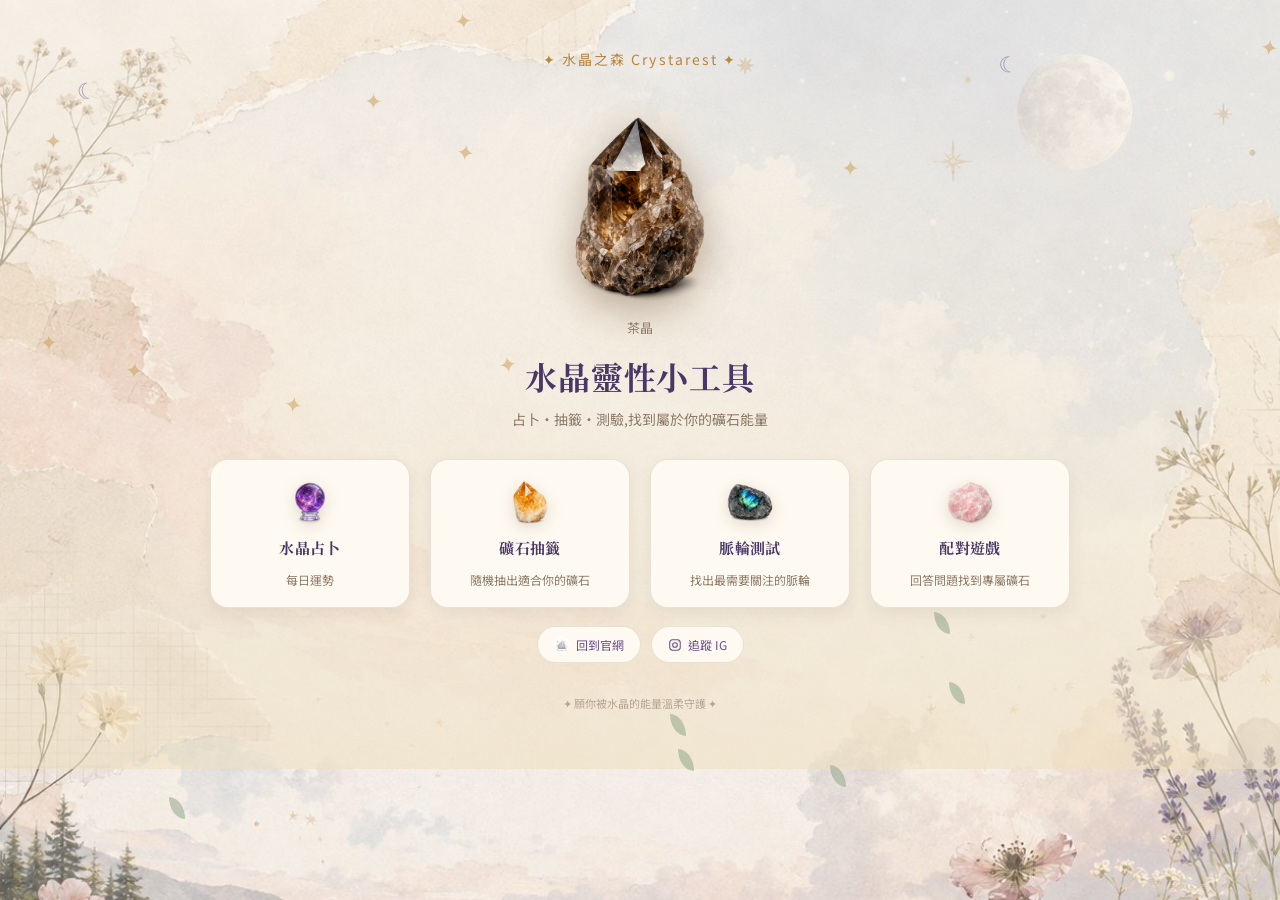
<file: index.html>
<!DOCTYPE html>
<meta charset="UTF-8">
<title>水晶靈性小工具</title>
<meta name="viewport" content="width=device-width, initial-scale=1.0">
<link rel="preconnect" href="https://fonts.googleapis.com">
<link href="https://fonts.googleapis.com/css2?family=Noto+Serif+TC:wght@700&family=Noto+Sans+TC:wght@400;500;700&display=swap" rel="stylesheet">
<link rel="stylesheet" href="style.css">

<div class="stars" id="stars" data-deco-theme="hub"></div>

<div class="page" data-theme="hub">
  <div class="top-nav" style="justify-content:center;">
    <span class="brand">✦ 水晶之森 Crystarest ✦</span>
  </div>

  <div class="hero">
    <div class="orb-wrap">
      <a class="crystal-link" id="hub-orb-link" href="https://www.crystarest.com/" target="_blank" rel="noopener">
        <div class="orb" id="hub-orb" style="--img:url('crystal-ball.png');"></div>
      </a>
    </div>
    <p id="hub-orb-name" style="font-size:13px; color:var(--text-sub); margin:-8px 0 12px;"></p>
    <h1>水晶靈性小工具</h1>
    <p>占卜・抽籤・測驗,找到屬於你的礦石能量</p>
  </div>

  <div class="tool-grid">
    <a class="tool-card" href="fortune.html">
      <img class="icon" src="crystal-ball.png" alt="水晶占卜">
      <h3>水晶占卜</h3>
      <p>每日運勢</p>
    </a>
    <a class="tool-card" href="crystal-draw.html">
      <img class="icon" src="citrine.png" alt="礦石抽籤">
      <h3>礦石抽籤</h3>
      <p>隨機抽出適合你的礦石</p>
    </a>
    <a class="tool-card" href="chakra-test.html">
      <img class="icon" src="labradorite.png" alt="脈輪測試">
      <h3>脈輪測試</h3>
      <p>找出最需要關注的脈輪</p>
    </a>
    <a class="tool-card" href="match-quiz.html">
      <img class="icon" src="rose-quartz.png" alt="配對遊戲">
      <h3>配對遊戲</h3>
      <p>回答問題找到專屬礦石</p>
    </a>
  </div>

  <div class="footer-links">
    <a href="https://www.crystarest.com/" target="_blank" rel="noopener"><img class="logo-icon" src="logo.png" alt="Crystarest">回到官網</a>
    <a href="https://www.instagram.com/crystarest/" target="_blank" rel="noopener"><svg viewBox="0 0 24 24"><rect x="3" y="3" width="18" height="18" rx="5"></rect><circle cx="12" cy="12" r="4"></circle><circle cx="17.5" cy="6.5" r="0.8" fill="currentColor" stroke="none"></circle></svg>追蹤 IG</a>
  </div>
  <div class="page-footer">✦ 願你被水晶的能量溫柔守護 ✦</div>
</div>

<script src="crystals-data.js"></script>
<script src="common.js"></script>
</file>
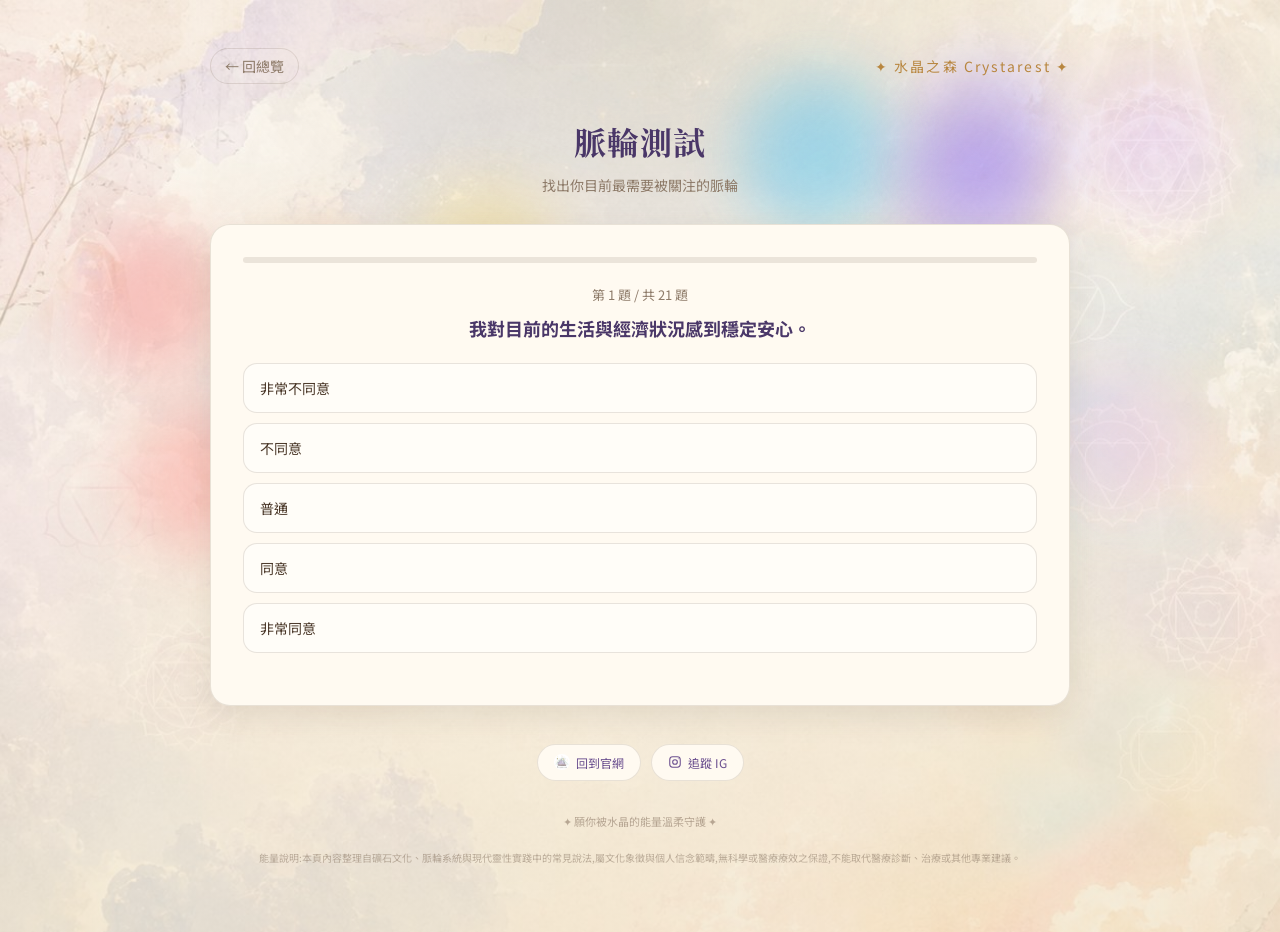
<file: chakra-test.html>
<!DOCTYPE html>
<meta charset="UTF-8">
<title>脈輪測試</title>
<meta name="viewport" content="width=device-width, initial-scale=1.0">
<link rel="preconnect" href="https://fonts.googleapis.com">
<link href="https://fonts.googleapis.com/css2?family=Noto+Serif+TC:wght@700&family=Noto+Sans+TC:wght@400;500;700&display=swap" rel="stylesheet">
<link rel="stylesheet" href="style.css">

<div class="stars" id="stars" data-deco-theme="chakra"></div>

<div class="page" data-theme="chakra">
  <div class="top-nav">
    <a href="index.html">← 回總覽</a>
    <span class="brand">✦ 水晶之森 Crystarest ✦</span>
  </div>

  <div class="hero">
    <h1>脈輪測試</h1>
    <p>找出你目前最需要被關注的脈輪</p>
  </div>

  <div class="card">
    <div id="quiz-body">
      <div class="progress-bar"><div class="progress-bar-fill" id="progress-fill" style="width:0%"></div></div>
      <div class="progress-label" id="progress-label"></div>
      <p class="question-text" id="q-text"></p>
      <div class="option-list" id="option-list"></div>
    </div>

    <div id="quiz-result" style="display:none;"></div>
    <button class="btn secondary" id="retry-btn" style="display:none; margin-top:16px;">重新測驗</button>
  </div>

  <div class="footer-links">
    <a href="https://www.crystarest.com/" target="_blank" rel="noopener"><img class="logo-icon" src="logo.png" alt="Crystarest">回到官網</a>
    <a href="https://www.instagram.com/crystarest/" target="_blank" rel="noopener"><svg viewBox="0 0 24 24"><rect x="3" y="3" width="18" height="18" rx="5"></rect><circle cx="12" cy="12" r="4"></circle><circle cx="17.5" cy="6.5" r="0.8" fill="currentColor" stroke="none"></circle></svg>追蹤 IG</a>
  </div>
  <div class="page-footer">✦ 願你被水晶的能量溫柔守護 ✦</div>
  <p class="legal-disclaimer">能量說明:本頁內容整理自礦石文化、脈輪系統與現代靈性實踐中的常見說法,屬文化象徵與個人信念範疇,無科學或醫療療效之保證,不能取代醫療診斷、治療或其他專業建議。</p>
</div>

<script src="crystals-data.js"></script>
<script src="common.js"></script>
<script src="chakra-test.js"></script>
</file>
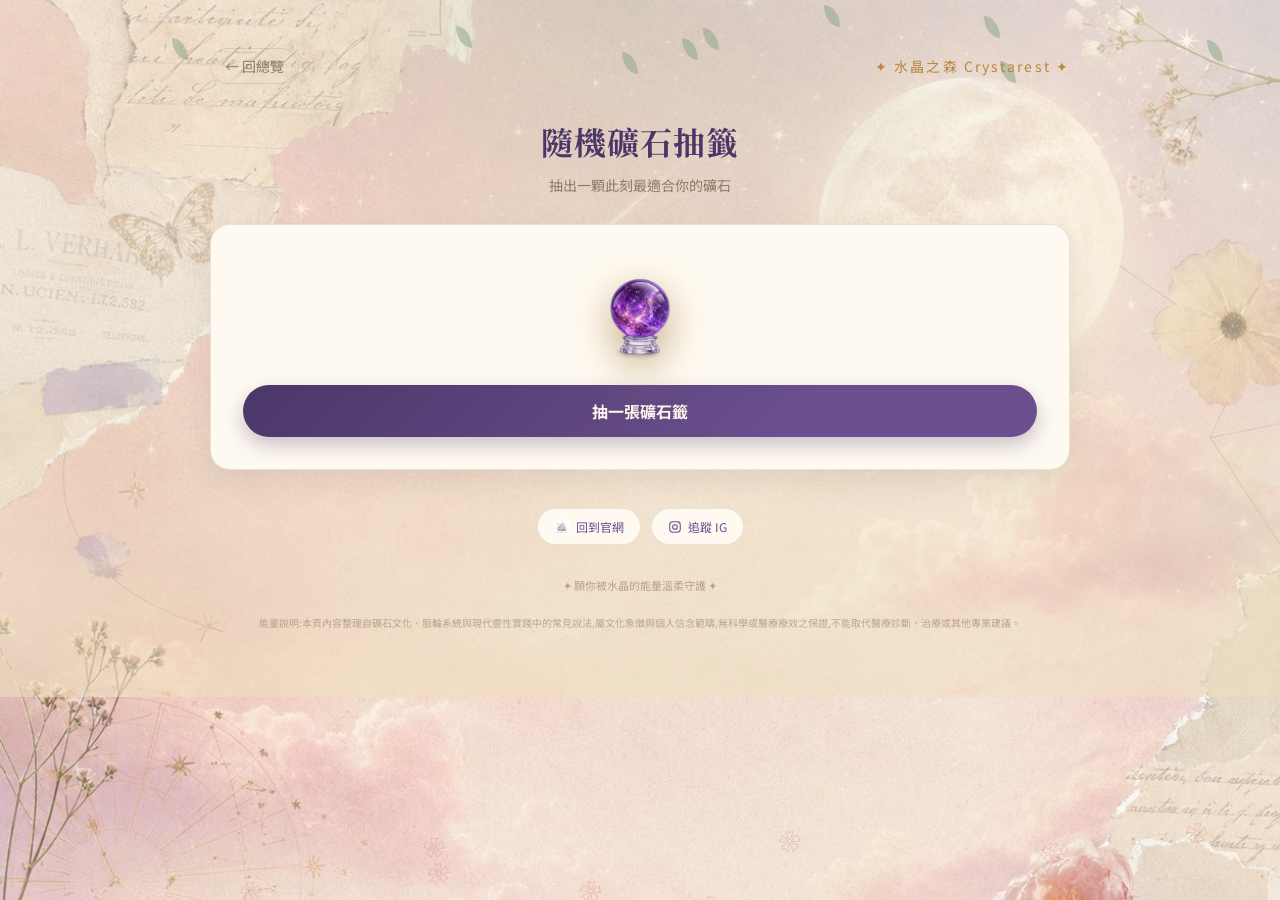
<file: crystal-draw.html>
<!DOCTYPE html>
<meta charset="UTF-8">
<title>隨機礦石抽籤</title>
<meta name="viewport" content="width=device-width, initial-scale=1.0">
<link rel="preconnect" href="https://fonts.googleapis.com">
<link href="https://fonts.googleapis.com/css2?family=Noto+Serif+TC:wght@700&family=Noto+Sans+TC:wght@400;500;700&display=swap" rel="stylesheet">
<link rel="stylesheet" href="style.css">

<div class="stars" id="stars" data-deco-theme="draw"></div>

<div class="page" data-theme="draw">
  <div class="top-nav">
    <a href="index.html">← 回總覽</a>
    <span class="brand">✦ 水晶之森 Crystarest ✦</span>
  </div>

  <div class="hero">
    <h1>隨機礦石抽籤</h1>
    <p>抽出一顆此刻最適合你的礦石</p>
  </div>

  <div class="card" style="text-align:center;">
    <div class="orb-wrap">
      <div class="orb-stage">
        <div class="sparkle-burst" id="draw-sparkles"></div>
        <div class="orb small" id="draw-orb" style="--img:url('crystal-ball.png');"></div>
      </div>
    </div>

    <button class="btn" id="draw-btn">抽一張礦石籤</button>

    <div id="draw-result" style="display:none; margin-top:22px; padding-top:20px; border-top:1px solid var(--card-border);"></div>
  </div>

  <div class="footer-links">
    <a href="https://www.crystarest.com/" target="_blank" rel="noopener"><img class="logo-icon" src="logo.png" alt="Crystarest">回到官網</a>
    <a href="https://www.instagram.com/crystarest/" target="_blank" rel="noopener"><svg viewBox="0 0 24 24"><rect x="3" y="3" width="18" height="18" rx="5"></rect><circle cx="12" cy="12" r="4"></circle><circle cx="17.5" cy="6.5" r="0.8" fill="currentColor" stroke="none"></circle></svg>追蹤 IG</a>
  </div>
  <div class="page-footer">✦ 願你被水晶的能量溫柔守護 ✦</div>
  <p class="legal-disclaimer">能量說明:本頁內容整理自礦石文化、脈輪系統與現代靈性實踐中的常見說法,屬文化象徵與個人信念範疇,無科學或醫療療效之保證,不能取代醫療診斷、治療或其他專業建議。</p>
</div>

<script src="crystals-data.js"></script>
<script src="common.js"></script>
<script src="crystal-draw.js"></script>
</file>
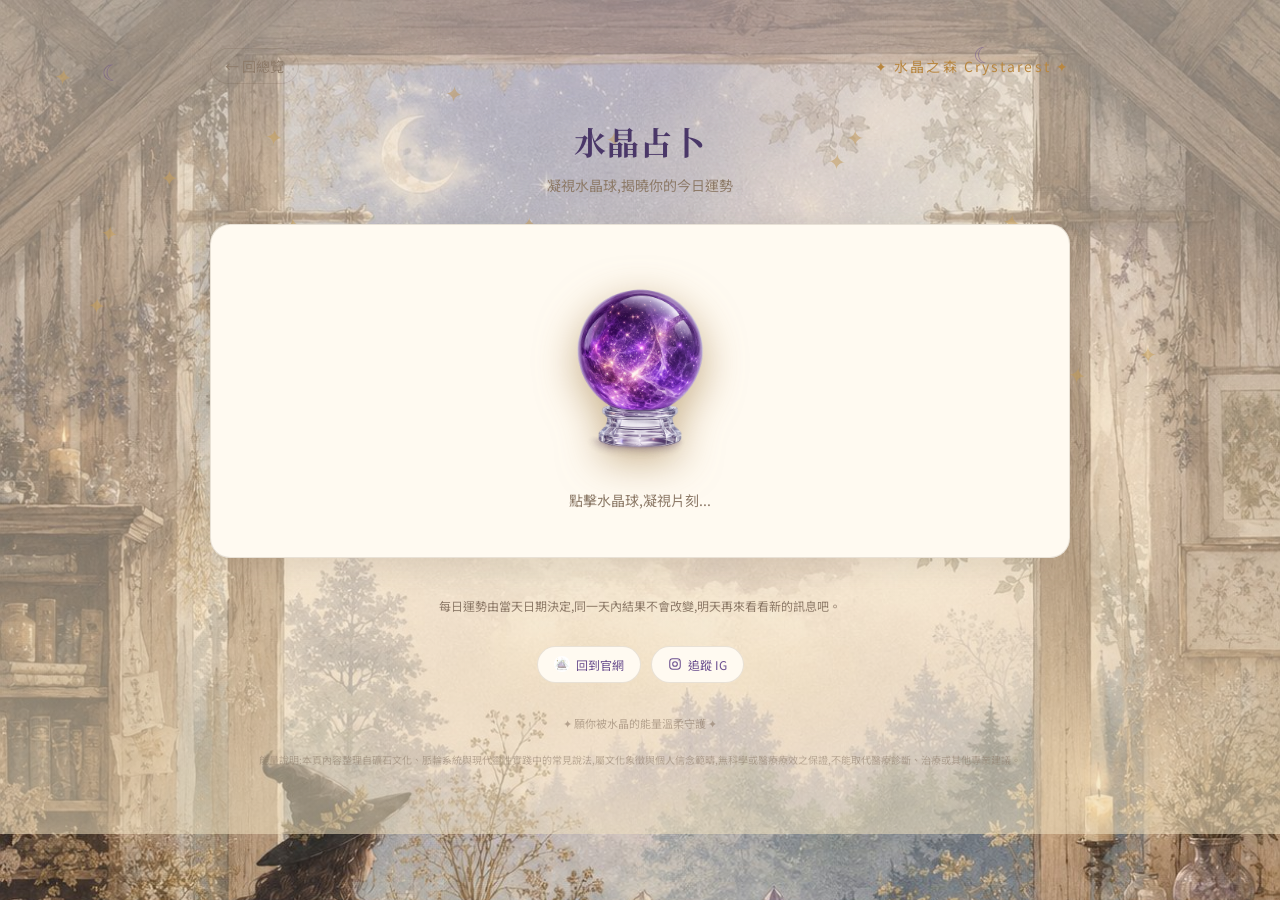
<file: fortune.html>
<!DOCTYPE html>
<meta charset="UTF-8">
<title>水晶占卜・每日運勢</title>
<meta name="viewport" content="width=device-width, initial-scale=1.0">
<link rel="preconnect" href="https://fonts.googleapis.com">
<link href="https://fonts.googleapis.com/css2?family=Noto+Serif+TC:wght@700&family=Noto+Sans+TC:wght@400;500;700&display=swap" rel="stylesheet">
<link rel="stylesheet" href="style.css">

<div class="stars" id="stars" data-deco-theme="fortune"></div>

<div class="page" data-theme="fortune">
  <div class="top-nav">
    <a href="index.html">← 回總覽</a>
    <span class="brand">✦ 水晶之森 Crystarest ✦</span>
  </div>

  <div class="hero">
    <h1>水晶占卜</h1>
    <p>凝視水晶球,揭曉你的今日運勢</p>
  </div>

  <div class="card" style="text-align:center;">
    <div class="orb-wrap">
      <div class="orb clickable" id="fortune-orb" style="--img:url('crystal-ball.png');"></div>
    </div>
    <p id="fortune-prompt" style="color:var(--text-sub); font-size:14px; margin-top:4px;">
      點擊水晶球,凝視片刻...
    </p>

    <div id="fortune-result" style="display:none; margin-top:18px; padding-top:18px; border-top:1px solid var(--card-border);"></div>
  </div>

  <p class="cta-note">每日運勢由當天日期決定,同一天內結果不會改變,明天再來看看新的訊息吧。</p>

  <div class="footer-links">
    <a href="https://www.crystarest.com/" target="_blank" rel="noopener"><img class="logo-icon" src="logo.png" alt="Crystarest">回到官網</a>
    <a href="https://www.instagram.com/crystarest/" target="_blank" rel="noopener"><svg viewBox="0 0 24 24"><rect x="3" y="3" width="18" height="18" rx="5"></rect><circle cx="12" cy="12" r="4"></circle><circle cx="17.5" cy="6.5" r="0.8" fill="currentColor" stroke="none"></circle></svg>追蹤 IG</a>
  </div>
  <div class="page-footer">✦ 願你被水晶的能量溫柔守護 ✦</div>
  <p class="legal-disclaimer">能量說明:本頁內容整理自礦石文化、脈輪系統與現代靈性實踐中的常見說法,屬文化象徵與個人信念範疇,無科學或醫療療效之保證,不能取代醫療診斷、治療或其他專業建議。</p>
</div>

<script src="crystals-data.js"></script>
<script src="common.js"></script>
<script src="fortune.js"></script>
</file>
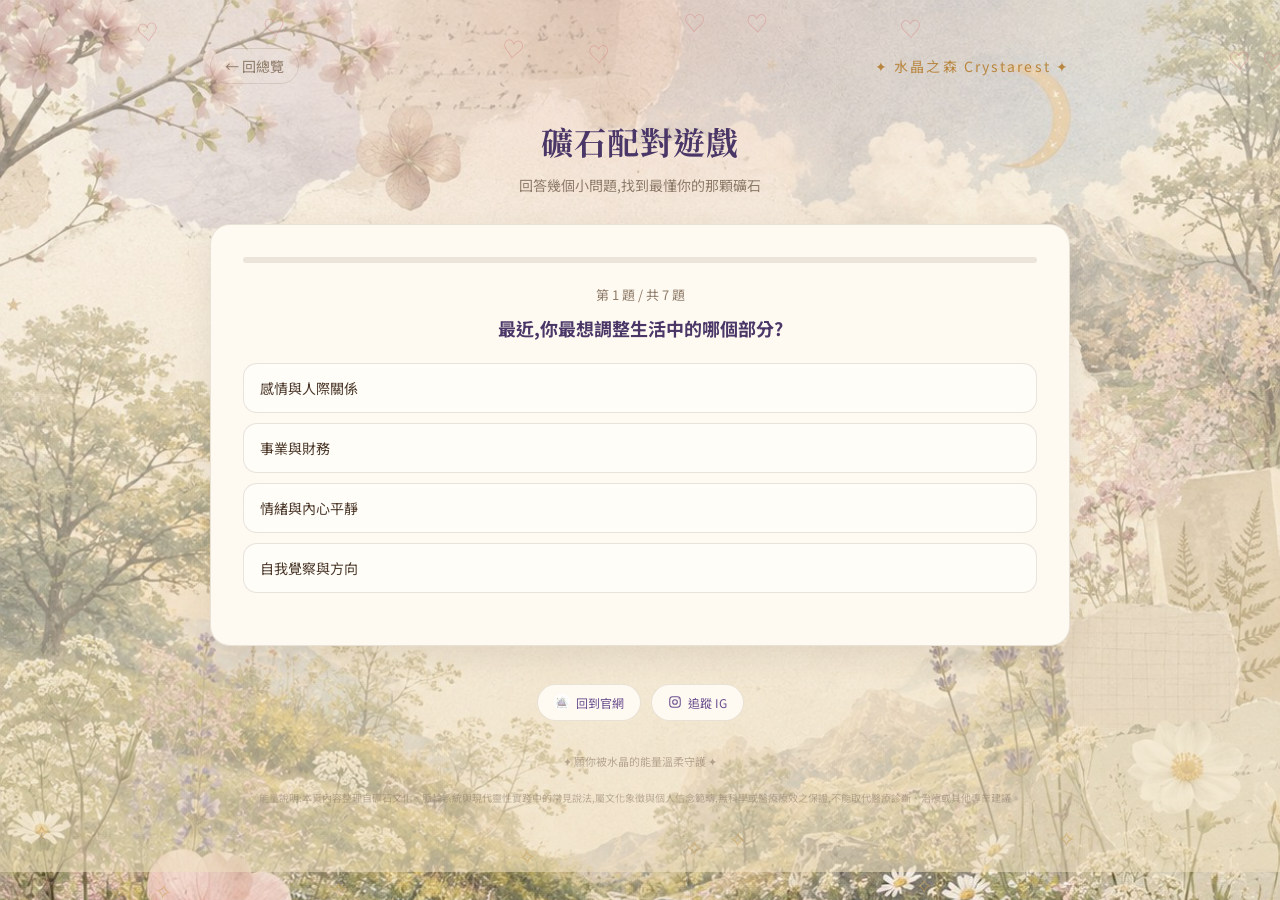
<file: match-quiz.html>
<!DOCTYPE html>
<meta charset="UTF-8">
<title>互動配對遊戲</title>
<meta name="viewport" content="width=device-width, initial-scale=1.0">
<link rel="preconnect" href="https://fonts.googleapis.com">
<link href="https://fonts.googleapis.com/css2?family=Noto+Serif+TC:wght@700&family=Noto+Sans+TC:wght@400;500;700&display=swap" rel="stylesheet">
<link rel="stylesheet" href="style.css">

<div class="stars" id="stars" data-deco-theme="match"></div>

<div class="page" data-theme="match">
  <div class="top-nav">
    <a href="index.html">← 回總覽</a>
    <span class="brand">✦ 水晶之森 Crystarest ✦</span>
  </div>

  <div class="hero">
    <h1>礦石配對遊戲</h1>
    <p>回答幾個小問題,找到最懂你的那顆礦石</p>
  </div>

  <div class="card">
    <div id="quiz-body">
      <div class="progress-bar"><div class="progress-bar-fill" id="progress-fill" style="width:0%"></div></div>
      <div class="progress-label" id="progress-label"></div>
      <p class="question-text" id="q-text"></p>
      <div class="option-list" id="option-list"></div>
    </div>

    <div id="quiz-result" style="display:none;"></div>
    <button class="btn secondary" id="retry-btn" style="display:none; margin-top:16px;">重新配對</button>
  </div>

  <div class="footer-links">
    <a href="https://www.crystarest.com/" target="_blank" rel="noopener"><img class="logo-icon" src="logo.png" alt="Crystarest">回到官網</a>
    <a href="https://www.instagram.com/crystarest/" target="_blank" rel="noopener"><svg viewBox="0 0 24 24"><rect x="3" y="3" width="18" height="18" rx="5"></rect><circle cx="12" cy="12" r="4"></circle><circle cx="17.5" cy="6.5" r="0.8" fill="currentColor" stroke="none"></circle></svg>追蹤 IG</a>
  </div>
  <div class="page-footer">✦ 願你被水晶的能量溫柔守護 ✦</div>
  <p class="legal-disclaimer">能量說明:本頁內容整理自礦石文化、脈輪系統與現代靈性實踐中的常見說法,屬文化象徵與個人信念範疇,無科學或醫療療效之保證,不能取代醫療診斷、治療或其他專業建議。</p>
</div>

<script src="crystals-data.js"></script>
<script src="common.js"></script>
<script src="match-quiz.js"></script>
</file>
<file: style.css>
/* ===== 水晶靈性小工具組 — 共用視覺系統(呼應 Crystarest 水晶之森 官網的暖色手帳風) ===== */

:root {
  --bg-deep: #efe0bf;      /* 頁面底色深端 */
  --bg-mid: #f5ead2;       /* 頁面底色中段 */
  --bg-glow: #fbf6ea;      /* 頁面底色亮端 */
  --gold: #c9a15a;         /* 主要點綴色:霧金 */
  --gold-soft: #b8863f;    /* 深一階的霧金,用於文字/邊框 */
  --plum: #6b4f8f;         /* 品牌深紫,對應官網 CTA 按鈕色 */
  --plum-deep: #4a3768;
  --sage: #8fa888;         /* 鼠尾草綠,礦石抽籤主題色 */
  --blush: #d98f8f;        /* 灰玫瑰粉,配對遊戲主題色 */
  --text-main: #4a3728;    /* 暖棕色主文字 */
  --text-sub: #8d7a68;     /* 暖棕灰次要文字 */
  --card-bg: #fffaf1;
  --card-border: rgba(91, 70, 54, 0.14);
  --shadow-glow: 0 10px 30px rgba(91, 70, 54, 0.12);
}

* {
  box-sizing: border-box;
}

html, body {
  margin: 0;
  padding: 0;
}

body {
  font-family: "Noto Sans TC", "PingFang TC", "Microsoft JhengHei", sans-serif;
  color: var(--text-main);
  background-color: var(--bg-mid);
  background-image: linear-gradient(180deg, rgba(251,246,234,0.75) 0%, rgba(245,234,210,0.6) 55%, rgba(239,224,191,0.75) 100%);
  background-size: cover;
  background-position: center top;
  background-repeat: no-repeat;
  position: relative;
  overflow-x: hidden;
  line-height: 1.6;
}

h1, h2, h3, .serif {
  font-family: "Noto Serif TC", "Songti TC", serif;
  font-weight: 700;
  letter-spacing: 0.03em;
}

/* ---- 背景裝飾層(依頁面主題顯示不同小圖示,見 js/common.js) ---- */
.stars {
  position: fixed;
  inset: 0;
  z-index: 0;
  pointer-events: none;
  overflow: hidden;
}

.deco-item {
  position: absolute;
  opacity: 0.55;
  animation: drift 6s ease-in-out infinite;
  animation-delay: var(--delay, 0s);
}

.deco-item.glyph {
  font-size: 22px;
  transform: rotate(var(--rot, 0deg));
}

.deco-star { color: var(--gold); }
.deco-moon { color: var(--plum); font-size: 34px; opacity: 0.5; }
.deco-petal { color: var(--blush); }
.deco-heart { color: var(--blush); }
.deco-sparkle { color: var(--gold); }

/* 葉子用 CSS 畫,不用 emoji */
.deco-leaf-shape {
  width: 16px;
  height: 22px;
  background: var(--sage);
  border-radius: 0% 100% 0% 100%;
}

/* 螢火蟲光點:緩慢飄浮上升、忽明忽暗,營造夢幻感 */
.firefly {
  position: absolute;
  width: 5px;
  height: 5px;
  border-radius: 50%;
  background: var(--gold);
  box-shadow: 0 0 6px 2px rgba(232, 200, 114, 0.9), 0 0 14px 4px rgba(232, 200, 114, 0.35);
  opacity: 0;
  animation: firefly-fly var(--fly-dur, 14s) ease-in-out infinite;
  animation-delay: var(--fly-delay, 0s);
  pointer-events: none;
}

@keyframes firefly-fly {
  0%   { transform: translate(0, 0) scale(0.7); opacity: 0; }
  12%  { opacity: 0.9; }
  30%  { transform: translate(26px, -50px) scale(1); opacity: 0.7; }
  50%  { transform: translate(-22px, -95px) scale(0.7); opacity: 0.9; }
  70%  { transform: translate(30px, -140px) scale(1); opacity: 0.5; }
  88%  { opacity: 0.8; }
  100% { transform: translate(-14px, -190px) scale(0.6); opacity: 0; }
}

.deco-blob {
  border-radius: 50%;
  filter: blur(30px);
  opacity: 0.28;
  animation: none;
}

@keyframes drift {
  0%, 100% { transform: translateY(0) rotate(var(--rot, 0deg)); }
  50% { transform: translateY(-10px) rotate(var(--rot, 0deg)); }
}

/* ---- 頁面主題色暈(每個工具一種色調,見各頁 data-theme) ---- */
.page {
  position: relative;
  z-index: 1;
  max-width: 560px;
  margin: 0 auto;
  padding: 32px 20px 56px;
  display: flex;
  flex-direction: column;
}

.page::before {
  content: "";
  position: absolute;
  top: 0;
  left: 0;
  right: 0;
  height: 320px;
  z-index: -1;
  pointer-events: none;
  background: var(--theme-wash, none);
}

.page[data-theme="fortune"] { --theme-wash: radial-gradient(ellipse at top, rgba(107, 79, 143, 0.18), transparent 70%); }
.page[data-theme="draw"]    { --theme-wash: radial-gradient(ellipse at top, rgba(143, 168, 136, 0.20), transparent 70%); }
.page[data-theme="chakra"]  { --theme-wash: radial-gradient(ellipse at top, rgba(201, 161, 90, 0.16), transparent 70%); }
.page[data-theme="match"]   { --theme-wash: radial-gradient(ellipse at top, rgba(217, 143, 143, 0.20), transparent 70%); }

/* ---- 頂部導覽 ---- */
.top-nav {
  display: flex;
  align-items: center;
  justify-content: space-between;
  margin-bottom: 24px;
  font-size: 14px;
}

.top-nav a {
  color: var(--text-sub);
  text-decoration: none;
  border: 1px solid var(--card-border);
  padding: 6px 14px;
  border-radius: 999px;
  transition: all 0.2s ease;
}

.top-nav a:hover {
  color: var(--gold-soft);
  border-color: var(--gold-soft);
}

.brand {
  font-size: 14px;
  color: var(--gold-soft);
  letter-spacing: 0.15em;
}

/* ---- 標題區 ---- */
.hero {
  text-align: center;
  margin-bottom: 28px;
}

.hero h1 {
  font-size: 26px;
  margin: 8px 0 6px;
  color: var(--plum-deep);
  text-wrap: balance;
}

.hero p {
  color: var(--text-sub);
  font-size: 14px;
  margin: 0;
}

.hero .note {
  font-size: 11px;
  color: rgba(141, 122, 104, 0.7);
  margin-top: 8px;
}

/* ---- 卡片 ---- */
.card {
  background: var(--card-bg);
  border: 1px solid var(--card-border);
  border-radius: 20px;
  padding: 24px;
  box-shadow: var(--shadow-glow);
  margin-bottom: 20px;
}

/* ---- 按鈕 ---- */
.btn {
  display: inline-flex;
  align-items: center;
  justify-content: center;
  gap: 8px;
  padding: 14px 28px;
  border-radius: 999px;
  border: none;
  font-size: 16px;
  font-weight: 700;
  font-family: inherit;
  cursor: pointer;
  background: linear-gradient(135deg, var(--plum-deep), var(--plum) 70%);
  color: #fdf6ea;
  box-shadow: 0 8px 20px rgba(74, 55, 104, 0.3);
  transition: transform 0.15s ease, box-shadow 0.15s ease;
  width: 100%;
}

.btn:active {
  transform: scale(0.97);
}

.btn:hover {
  box-shadow: 0 10px 26px rgba(74, 55, 104, 0.4);
}

.btn.secondary {
  background: transparent;
  color: var(--plum);
  border: 1px solid var(--plum);
  box-shadow: none;
}

.btn:disabled {
  opacity: 0.5;
  cursor: not-allowed;
  transform: none;
}

.btn:focus-visible, .option-btn:focus-visible, .tool-card:focus-visible, .top-nav a:focus-visible {
  outline: 2px solid var(--plum);
  outline-offset: 2px;
}

/* ---- 圓球視覺(佔位,之後可用圖片替換) ---- */
.orb-wrap {
  display: flex;
  justify-content: center;
  margin: 12px 0 20px;
}

.orb {
  --img: none;
  --c1: #c9a15a;
  width: 160px;
  height: 160px;
  position: relative;
  background-image: var(--img);
  background-size: contain;
  background-position: center;
  background-repeat: no-repeat;
  filter: drop-shadow(0 12px 20px rgba(91, 70, 54, 0.3));
  filter: drop-shadow(0 12px 20px color-mix(in srgb, var(--c1) 45%, rgba(91,70,54,0.35)));
  animation: float 4s ease-in-out infinite;
}

.orb.small {
  width: 96px;
  height: 96px;
}

.orb.clickable {
  cursor: pointer;
}

.orb.revealed {
  cursor: default;
}

.orb.pulse {
  animation: pulse-burst 1.2s ease-in-out infinite;
}

@keyframes float {
  0%, 100% { transform: translateY(0); }
  50% { transform: translateY(-10px); }
}

@keyframes pulse-burst {
  0% { filter: drop-shadow(0 12px 20px rgba(91, 70, 54, 0.3)); transform: scale(1); }
  50% { filter: drop-shadow(0 16px 30px rgba(201, 161, 90, 0.5)) brightness(1.12); transform: scale(1.06); }
  100% { filter: drop-shadow(0 12px 20px rgba(91, 70, 54, 0.3)); transform: scale(1); }
}

/* ---- 礦石卡片圖示 ---- */
.crystal-icon {
  --img: none;
  --c1: #ddd;
  width: 88px;
  height: 88px;
  margin: 0 auto 14px;
  background-image: var(--img);
  background-size: contain;
  background-position: center;
  background-repeat: no-repeat;
  filter: drop-shadow(0 6px 12px rgba(91, 70, 54, 0.3));
  filter: drop-shadow(0 6px 12px color-mix(in srgb, var(--c1) 55%, rgba(91,70,54,0.35)));
}

/* ---- 總覽頁工具卡片 ---- */
.tool-grid {
  display: grid;
  grid-template-columns: 1fr 1fr;
  gap: 14px;
}

.tool-card {
  background: var(--card-bg);
  border: 1px solid var(--card-border);
  border-radius: 18px;
  padding: 18px 12px;
  text-align: center;
  text-decoration: none;
  color: var(--text-main);
  display: flex;
  flex-direction: column;
  align-items: center;
  gap: 10px;
  transition: transform 0.15s ease, border-color 0.15s ease;
  box-shadow: 0 6px 16px rgba(91, 70, 54, 0.08);
}

.tool-card:hover {
  transform: translateY(-3px);
  border-color: var(--plum);
}

.tool-card .icon {
  width: 48px;
  height: 48px;
  object-fit: contain;
  filter: drop-shadow(0 4px 8px rgba(91, 70, 54, 0.2));
}

.tool-card h3 {
  font-size: 15px;
  margin: 0;
  color: var(--plum-deep);
}

.tool-card p {
  font-size: 12px;
  color: var(--text-sub);
  margin: 0;
}

/* ---- 進度條(脈輪測試/配對遊戲用) ---- */
.progress-bar {
  height: 6px;
  border-radius: 999px;
  background: rgba(91, 70, 54, 0.12);
  overflow: hidden;
  margin-bottom: 22px;
}

.progress-bar-fill {
  height: 100%;
  background: linear-gradient(90deg, var(--gold-soft), var(--gold));
  border-radius: 999px;
  transition: width 0.3s ease;
}

.progress-label {
  text-align: center;
  font-size: 13px;
  color: var(--text-sub);
  margin-bottom: 8px;
}

/* ---- 選項按鈕(測驗用) ---- */
.option-list {
  display: flex;
  flex-direction: column;
  gap: 10px;
  margin: 20px 0;
}

.option-btn {
  text-align: left;
  padding: 14px 16px;
  border-radius: 14px;
  border: 1px solid var(--card-border);
  background: #fffdf8;
  color: var(--text-main);
  font-family: inherit;
  font-size: 14px;
  cursor: pointer;
  transition: all 0.15s ease;
}

.option-btn:hover {
  border-color: var(--plum);
  background: rgba(107, 79, 143, 0.08);
}

.option-btn.selected {
  border-color: var(--plum);
  background: rgba(107, 79, 143, 0.14);
  box-shadow: 0 0 0 1px rgba(107, 79, 143, 0.2);
}

.question-text {
  font-size: 18px;
  text-align: center;
  margin: 4px 0 4px;
  font-weight: 700;
  text-wrap: balance;
  color: var(--plum-deep);
}

/* ---- 結果區塊 ---- */
.result-tag {
  display: inline-block;
  font-size: 12px;
  color: #fdf6ea;
  background: var(--plum);
  padding: 4px 12px;
  border-radius: 999px;
  margin-bottom: 10px;
  font-weight: 700;
}

.result-title {
  font-size: 22px;
  margin: 6px 0 10px;
  text-align: center;
  color: var(--plum-deep);
}

.result-desc {
  color: var(--text-sub);
  font-size: 14px;
  text-align: center;
  margin-bottom: 18px;
}

.crystal-reco-list {
  display: flex;
  gap: 12px;
  overflow-x: auto;
  padding-bottom: 6px;
}

.crystal-reco {
  flex: 0 0 auto;
  width: 120px;
  text-align: center;
  background: #fffdf8;
  border: 1px solid var(--card-border);
  border-radius: 16px;
  padding: 14px 10px;
}

.crystal-reco .crystal-icon {
  width: 56px;
  height: 56px;
  margin-bottom: 8px;
}

.crystal-reco h4 {
  font-size: 13px;
  margin: 0 0 4px;
  color: var(--plum-deep);
}

.crystal-reco p {
  font-size: 11px;
  color: var(--text-sub);
  margin: 0;
}

.cta-note {
  text-align: center;
  font-size: 12px;
  color: var(--text-sub);
  margin-top: 18px;
}

/* 點礦石可以連到官網搜尋該礦石商品 */
.crystal-link {
  display: block;
  text-decoration: none;
  color: inherit;
  cursor: pointer;
  transition: transform 0.15s ease;
}

.crystal-link:hover {
  transform: translateY(-2px);
}

/* ---- footer ---- */
.page-footer {
  margin-top: 32px;
  padding-top: 0;
  text-align: center;
  font-size: 11px;
  color: rgba(141, 122, 104, 0.6);
}

.legal-disclaimer {
  font-size: 10px;
  line-height: 1.6;
  color: rgba(141, 122, 104, 0.55);
  text-align: center;
  margin-top: 20px;
  padding: 0 8px;
}

.footer-links {
  display: flex;
  justify-content: center;
  gap: 10px;
  margin-top: 18px;
  flex-wrap: wrap;
}

.footer-links a {
  display: inline-flex;
  align-items: center;
  gap: 6px;
  font-size: 12px;
  color: var(--plum);
  text-decoration: none;
  border: 1px solid var(--card-border);
  background: var(--card-bg);
  padding: 8px 16px;
  border-radius: 999px;
  transition: all 0.15s ease;
}

.footer-links img.logo-icon {
  width: 16px;
  height: 16px;
  border-radius: 50%;
  object-fit: cover;
}

.footer-links svg {
  width: 14px;
  height: 14px;
  fill: none;
  stroke: currentColor;
  stroke-width: 1.8;
}

.footer-links a:hover {
  border-color: var(--plum);
  background: rgba(107, 79, 143, 0.08);
}

/* ---- 抽籤思考中的星星散發效果 ---- */
.orb-stage {
  position: relative;
  width: 96px;
  height: 96px;
}

.sparkle-burst {
  position: absolute;
  inset: 0;
  pointer-events: none;
}

.sparkle {
  position: absolute;
  top: 50%;
  left: 50%;
  width: 0;
  height: 0;
  transform: rotate(var(--angle, 0deg));
}

.sparkle::before {
  content: "\2726";
  position: absolute;
  left: 0;
  top: 0;
  color: var(--gold-soft);
  font-size: 13px;
  opacity: 0;
  text-shadow: 0 0 6px rgba(201, 161, 90, 0.6);
  transform: translate(-50%, -50%) translateY(0) scale(0.4);
}

.sparkle-burst.active .sparkle::before {
  animation: sparkle-fly 1.6s ease-out infinite;
  animation-delay: var(--delay, 0s);
}

@keyframes sparkle-fly {
  0% { opacity: 0; transform: translate(-50%, -50%) translateY(0) scale(0.3); }
  15% { opacity: 1; }
  75% { opacity: 0.85; }
  100% { opacity: 0; transform: translate(-50%, -50%) translateY(-62px) scale(1.1); }
}

@media (max-width: 380px) {
  .orb { width: 130px; height: 130px; }
  .tool-grid { gap: 10px; }
}

/* ---- 電腦/寬螢幕:放寬版面,避免兩側留白過多,工具卡片排成一整排 ---- */
@media (min-width: 900px) {
  .page { max-width: 900px; padding-top: 48px; }
  .tool-grid { grid-template-columns: repeat(4, 1fr); gap: 20px; }
  .orb:not(.small) { width: 200px; height: 200px; }
  .hero h1 { font-size: 32px; }
  .card { padding: 32px; }
}

@media (prefers-reduced-motion: reduce) {
  .sparkle-burst.active .sparkle::before { animation: none; opacity: 0.7; }
  .deco-item { animation: none; }
  .firefly { animation: none; opacity: 0.5; }
}
</file>
